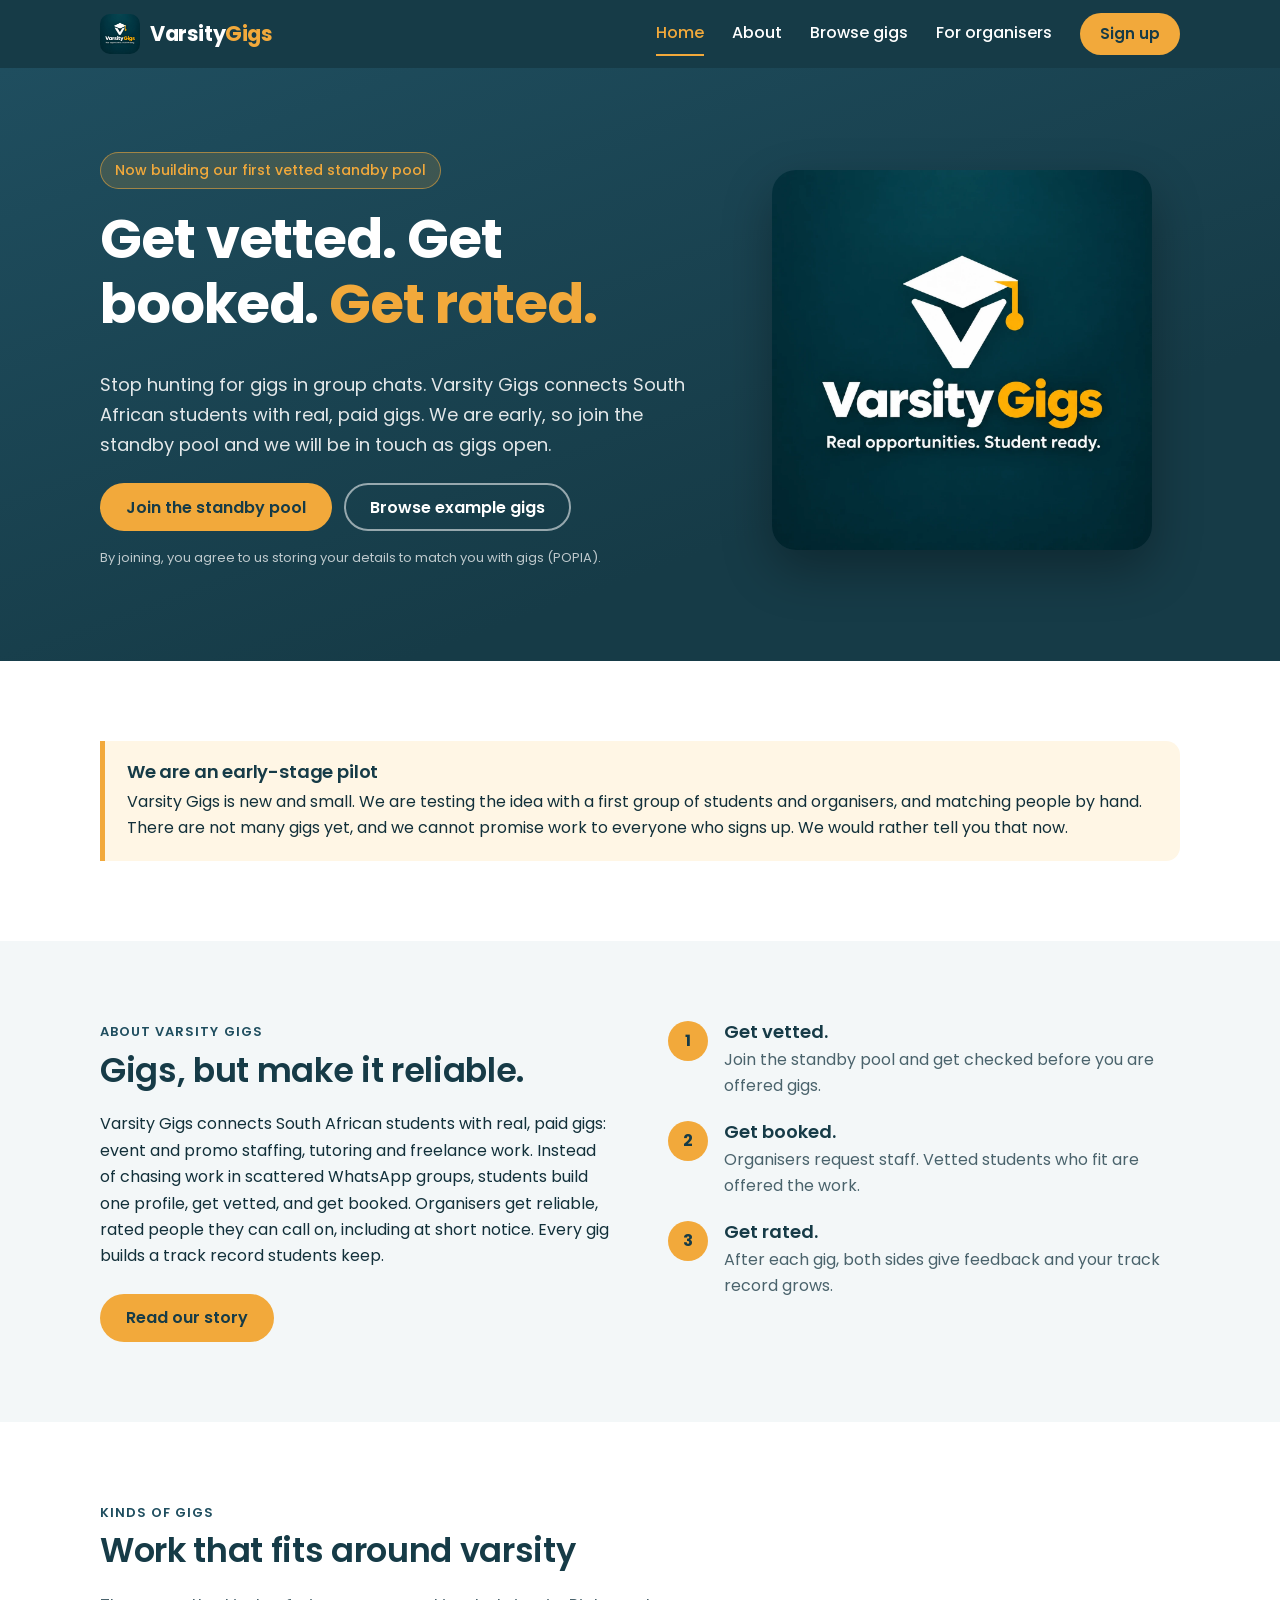
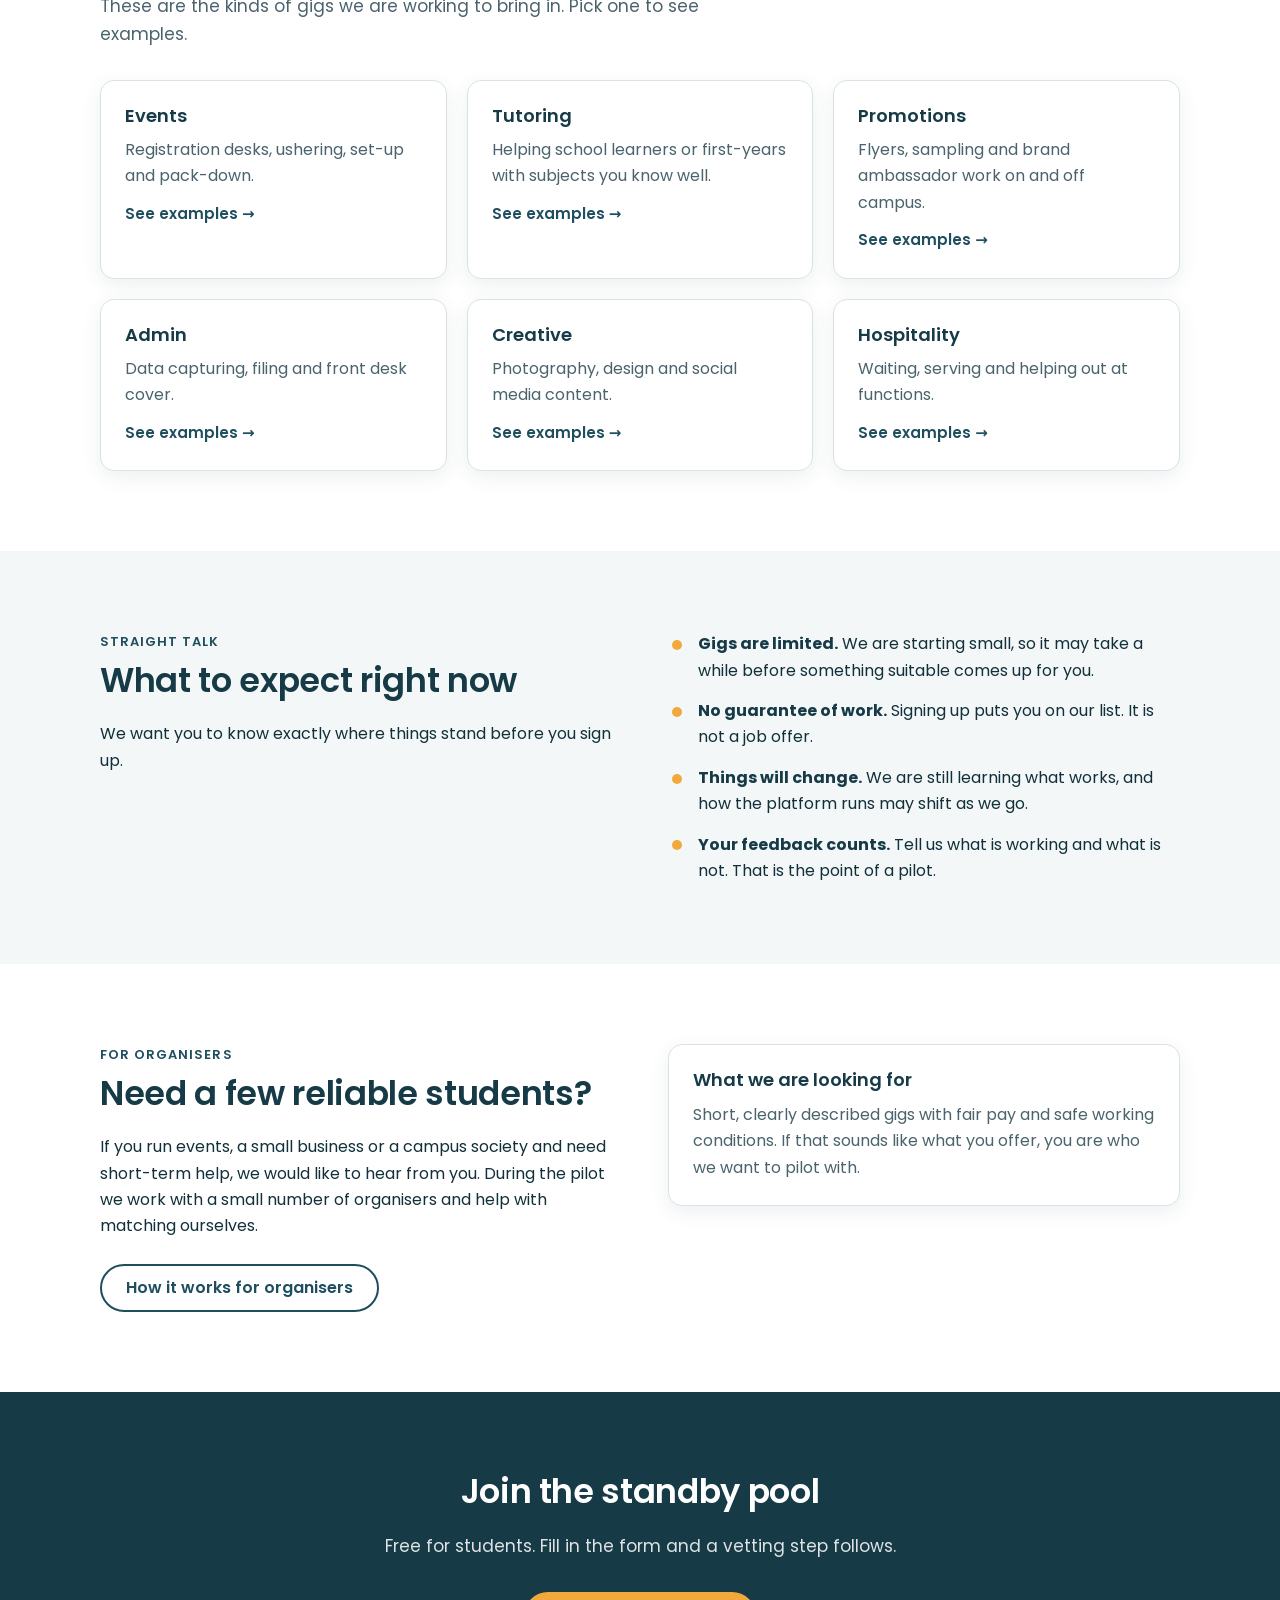
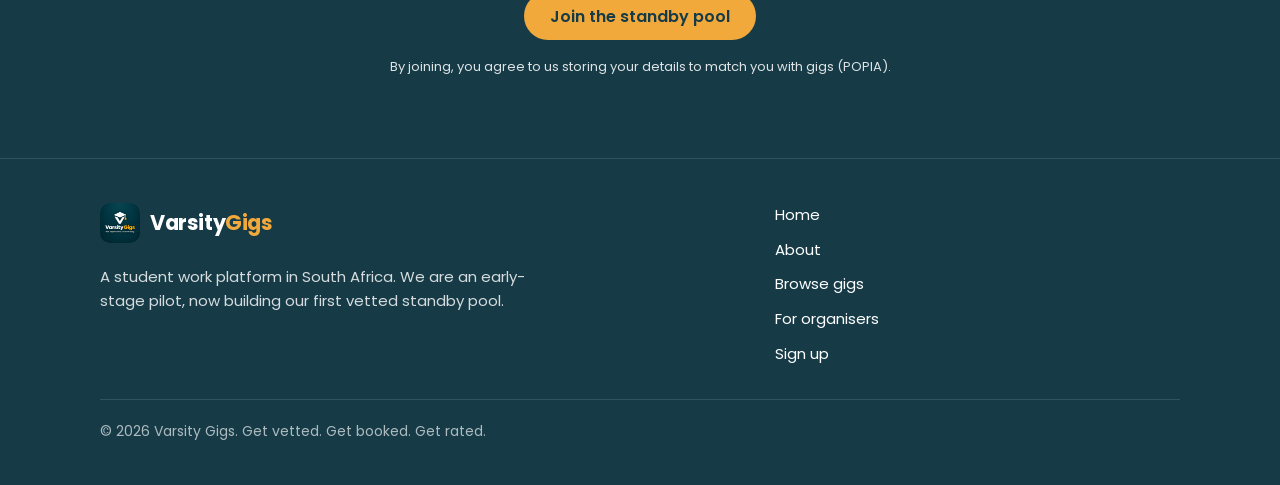
<file: index.html>
<!DOCTYPE html>
<html lang="en-ZA">
<head>
  <meta charset="utf-8">
  <meta name="viewport" content="width=device-width, initial-scale=1">
  <title>Varsity Gigs | Get vetted. Get booked. Get rated.</title>
  <meta name="description" content="Varsity Gigs is a South African student work platform: get vetted, get booked, get rated. We are an early-stage pilot, now building our first vetted standby pool.">
  <meta name="theme-color" content="#163B47">
  <meta property="og:title" content="Varsity Gigs">
  <meta property="og:description" content="Get vetted. Get booked. Get rated. An early-stage pilot for student work in South Africa.">
  <meta property="og:image" content="assets/logo-full.webp">
  <link rel="icon" type="image/png" href="assets/favicon.png">
  <link rel="preconnect" href="https://fonts.googleapis.com">
  <link rel="preconnect" href="https://fonts.gstatic.com" crossorigin>
  <link href="https://fonts.googleapis.com/css2?family=Poppins:wght@400;500;600;700&display=swap" rel="stylesheet">
  <link rel="stylesheet" href="css/styles.css">
</head>
<body>
  <a class="skip-link" href="#main">Skip to content</a>

  <header class="site-header">
    <div class="wrap header-inner">
      <a class="brand" href="index.html" aria-label="Varsity Gigs home">
        <img src="assets/logo-full.webp" alt="" width="40" height="40">
        <span>Varsity<span>Gigs</span></span>
      </a>
      <button class="nav-toggle" type="button" aria-expanded="false" aria-controls="site-nav">
        <span class="nav-toggle-bars" aria-hidden="true"></span>
        Menu
      </button>
      <nav class="site-nav" id="site-nav" aria-label="Main">
        <ul>
          <li><a href="index.html" aria-current="page">Home</a></li>
          <li><a href="about.html">About</a></li>
          <li><a href="gigs.html">Browse gigs</a></li>
          <li><a href="organisers.html">For organisers</a></li>
        </ul>
        <a class="btn btn-primary btn-small" href="https://tally.so/r/q54a08" target="_blank" rel="noopener">Sign up</a>
      </nav>
    </div>
  </header>

  <main id="main">
    <section class="hero">
      <div class="wrap hero-grid">
        <div>
          <span class="pill">Now building our first vetted standby pool</span>
          <h1>Get vetted. Get booked. <em>Get rated.</em></h1>
          <p class="lead">Stop hunting for gigs in group chats. Varsity Gigs connects South African students with real, paid gigs. We are early, so join the standby pool and we will be in touch as gigs open.</p>
          <div class="actions">
            <a class="btn btn-primary" href="https://tally.so/r/q54a08" target="_blank" rel="noopener">Join the standby pool</a>
            <a class="btn btn-ghost" href="gigs.html">Browse example gigs</a>
          </div>
          <p class="consent">By joining, you agree to us storing your details to match you with gigs (POPIA).</p>
        </div>
        <img class="hero-logo" src="assets/logo-full.webp" alt="Varsity Gigs logo: a graduation cap above the letter V, with the words Real opportunities. Student ready." width="1254" height="1254">
      </div>
    </section>

    <section class="section" aria-labelledby="pilot-heading">
      <div class="wrap">
        <div class="notice">
          <h2 id="pilot-heading">We are an early-stage pilot</h2>
          <p>Varsity Gigs is new and small. We are testing the idea with a first group of students and organisers, and matching people by hand. There are not many gigs yet, and we cannot promise work to everyone who signs up. We would rather tell you that now.</p>
        </div>
      </div>
    </section>

    <section class="section section-mist" aria-labelledby="about-heading">
      <div class="wrap split">
        <div>
          <span class="eyebrow">About Varsity Gigs</span>
          <h2 id="about-heading">Gigs, but make it reliable.</h2>
          <p>Varsity Gigs connects South African students with real, paid gigs: event and promo staffing, tutoring and freelance work. Instead of chasing work in scattered WhatsApp groups, students build one profile, get vetted, and get booked. Organisers get reliable, rated people they can call on, including at short notice. Every gig builds a track record students keep.</p>
          <div class="actions">
            <a class="btn btn-primary" href="about.html">Read our story</a>
          </div>
        </div>
        <ol class="steps">
          <li>
            <span class="step-num" aria-hidden="true">1</span>
            <div>
              <h3>Get vetted.</h3>
              <p>Join the standby pool and get checked before you are offered gigs.</p>
            </div>
          </li>
          <li>
            <span class="step-num" aria-hidden="true">2</span>
            <div>
              <h3>Get booked.</h3>
              <p>Organisers request staff. Vetted students who fit are offered the work.</p>
            </div>
          </li>
          <li>
            <span class="step-num" aria-hidden="true">3</span>
            <div>
              <h3>Get rated.</h3>
              <p>After each gig, both sides give feedback and your track record grows.</p>
            </div>
          </li>
        </ol>
      </div>
    </section>

    <section class="section" aria-labelledby="kinds-heading">
      <div class="wrap">
        <div class="section-head">
          <span class="eyebrow">Kinds of gigs</span>
          <h2 id="kinds-heading">Work that fits around varsity</h2>
          <p>These are the kinds of gigs we are working to bring in. Pick one to see examples.</p>
        </div>
        <div class="grid grid-3">
          <a class="card card-link" href="gigs.html?category=events">
            <h3>Events</h3>
            <p>Registration desks, ushering, set-up and pack-down.</p>
            <span class="more">See examples &rarr;</span>
          </a>
          <a class="card card-link" href="gigs.html?category=tutoring">
            <h3>Tutoring</h3>
            <p>Helping school learners or first-years with subjects you know well.</p>
            <span class="more">See examples &rarr;</span>
          </a>
          <a class="card card-link" href="gigs.html?category=promotions">
            <h3>Promotions</h3>
            <p>Flyers, sampling and brand ambassador work on and off campus.</p>
            <span class="more">See examples &rarr;</span>
          </a>
          <a class="card card-link" href="gigs.html?category=admin">
            <h3>Admin</h3>
            <p>Data capturing, filing and front desk cover.</p>
            <span class="more">See examples &rarr;</span>
          </a>
          <a class="card card-link" href="gigs.html?category=creative">
            <h3>Creative</h3>
            <p>Photography, design and social media content.</p>
            <span class="more">See examples &rarr;</span>
          </a>
          <a class="card card-link" href="gigs.html?category=hospitality">
            <h3>Hospitality</h3>
            <p>Waiting, serving and helping out at functions.</p>
            <span class="more">See examples &rarr;</span>
          </a>
        </div>
      </div>
    </section>

    <section class="section section-mist" aria-labelledby="expect-heading">
      <div class="wrap split">
        <div>
          <span class="eyebrow">Straight talk</span>
          <h2 id="expect-heading">What to expect right now</h2>
          <p>We want you to know exactly where things stand before you sign up.</p>
        </div>
        <ul class="plain-list">
          <li><strong>Gigs are limited.</strong> We are starting small, so it may take a while before something suitable comes up for you.</li>
          <li><strong>No guarantee of work.</strong> Signing up puts you on our list. It is not a job offer.</li>
          <li><strong>Things will change.</strong> We are still learning what works, and how the platform runs may shift as we go.</li>
          <li><strong>Your feedback counts.</strong> Tell us what is working and what is not. That is the point of a pilot.</li>
        </ul>
      </div>
    </section>

    <section class="section" aria-labelledby="org-heading">
      <div class="wrap split">
        <div>
          <span class="eyebrow">For organisers</span>
          <h2 id="org-heading">Need a few reliable students?</h2>
          <p>If you run events, a small business or a campus society and need short-term help, we would like to hear from you. During the pilot we work with a small number of organisers and help with matching ourselves.</p>
          <div class="actions">
            <a class="btn btn-outline" href="organisers.html">How it works for organisers</a>
          </div>
        </div>
        <div class="card">
          <h3>What we are looking for</h3>
          <p>Short, clearly described gigs with fair pay and safe working conditions. If that sounds like what you offer, you are who we want to pilot with.</p>
        </div>
      </div>
    </section>

    <section class="section section-dark cta" aria-labelledby="cta-heading">
      <div class="wrap">
        <div class="section-head">
          <h2 id="cta-heading">Join the standby pool</h2>
          <p>Free for students. Fill in the form and a vetting step follows.</p>
        </div>
        <div class="actions">
          <a class="btn btn-primary" href="https://tally.so/r/q54a08" target="_blank" rel="noopener">Join the standby pool</a>
        </div>
        <p class="consent">By joining, you agree to us storing your details to match you with gigs (POPIA).</p>
      </div>
    </section>
  </main>

  <footer class="site-footer has-rule">
    <div class="wrap">
      <div class="footer-grid">
        <div>
          <a class="brand" href="index.html" aria-label="Varsity Gigs home">
            <img src="assets/logo-full.webp" alt="" width="40" height="40">
            <span>Varsity<span>Gigs</span></span>
          </a>
          <p>A student work platform in South Africa. We are an early-stage pilot, now building our first vetted standby pool.</p>
        </div>
        <ul class="footer-links">
          <li><a href="index.html">Home</a></li>
          <li><a href="about.html">About</a></li>
          <li><a href="gigs.html">Browse gigs</a></li>
          <li><a href="organisers.html">For organisers</a></li>
          <li><a href="https://tally.so/r/q54a08" target="_blank" rel="noopener">Sign up</a></li>
        </ul>
      </div>
      <p class="footer-bottom">&copy; <span id="year">2026</span> Varsity Gigs. Get vetted. Get booked. Get rated.</p>
    </div>
  </footer>

  <script src="js/main.js"></script>
</body>
</html>
</file>
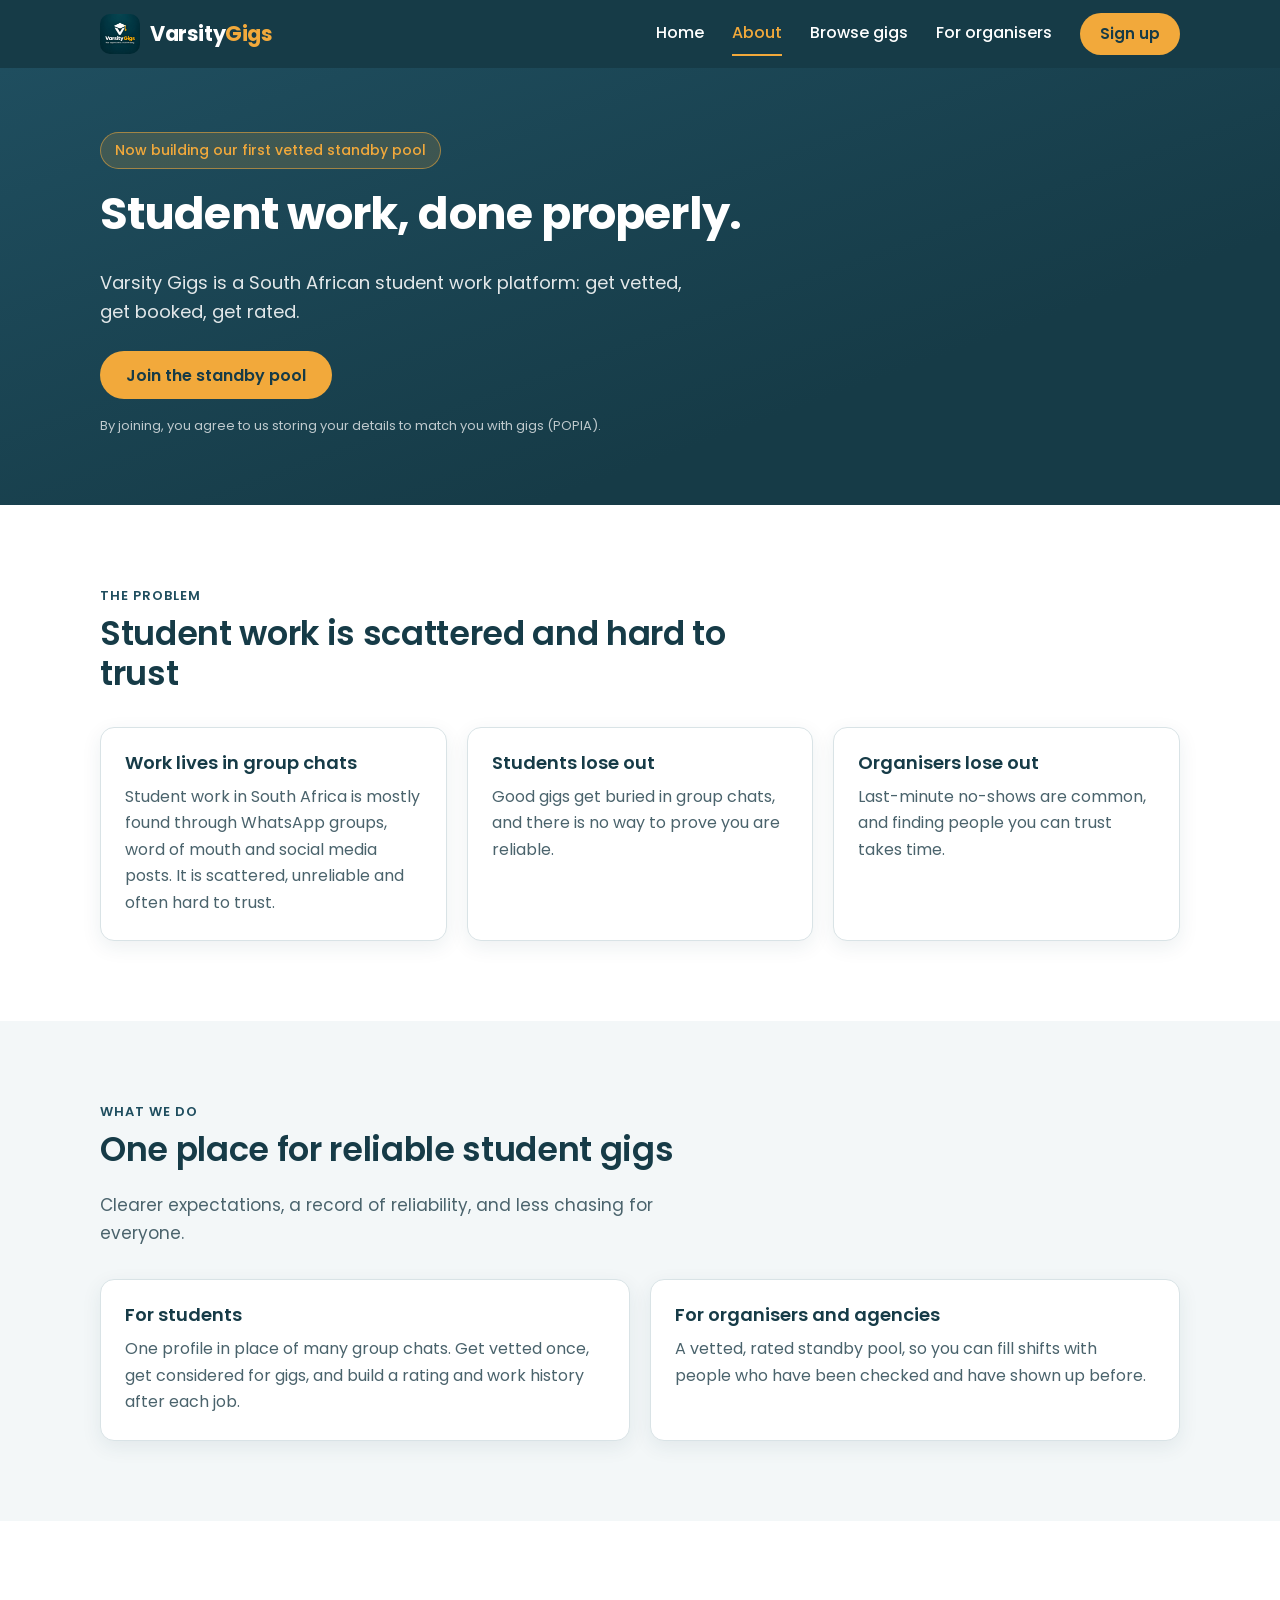
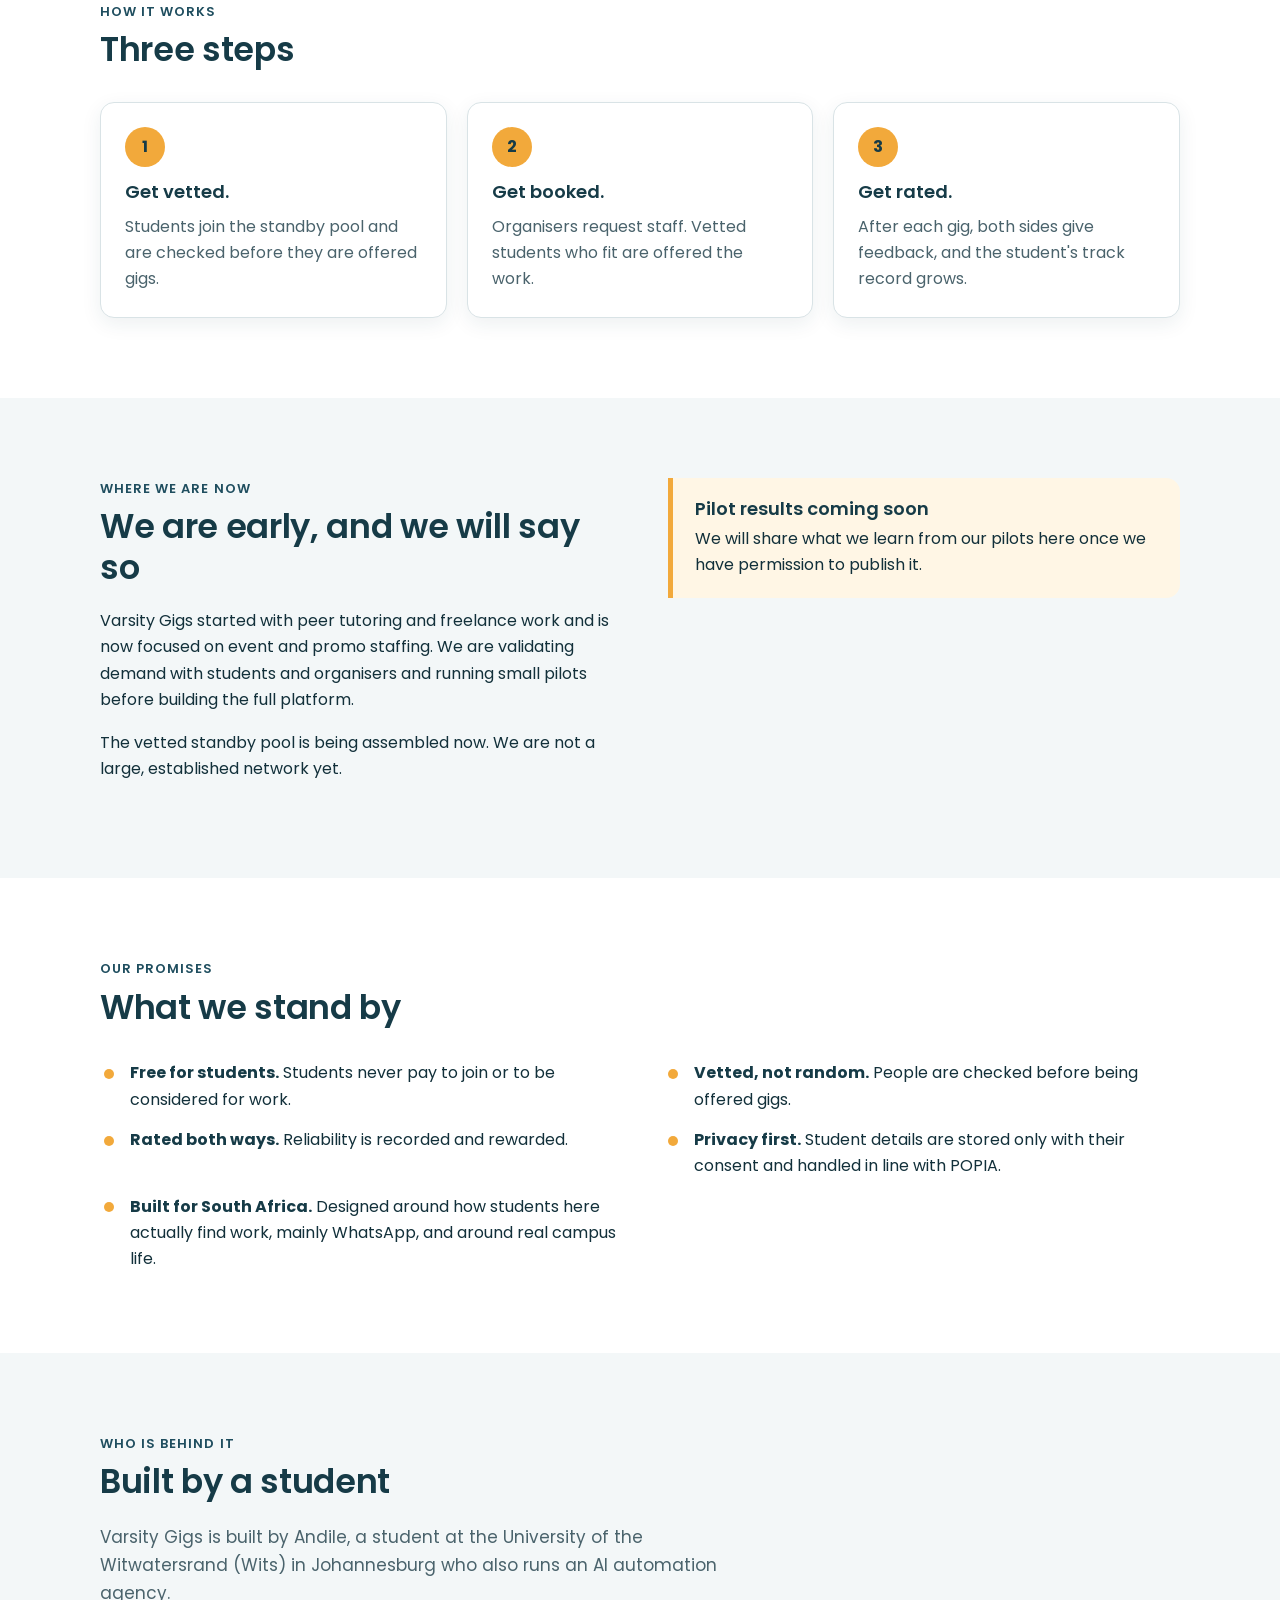
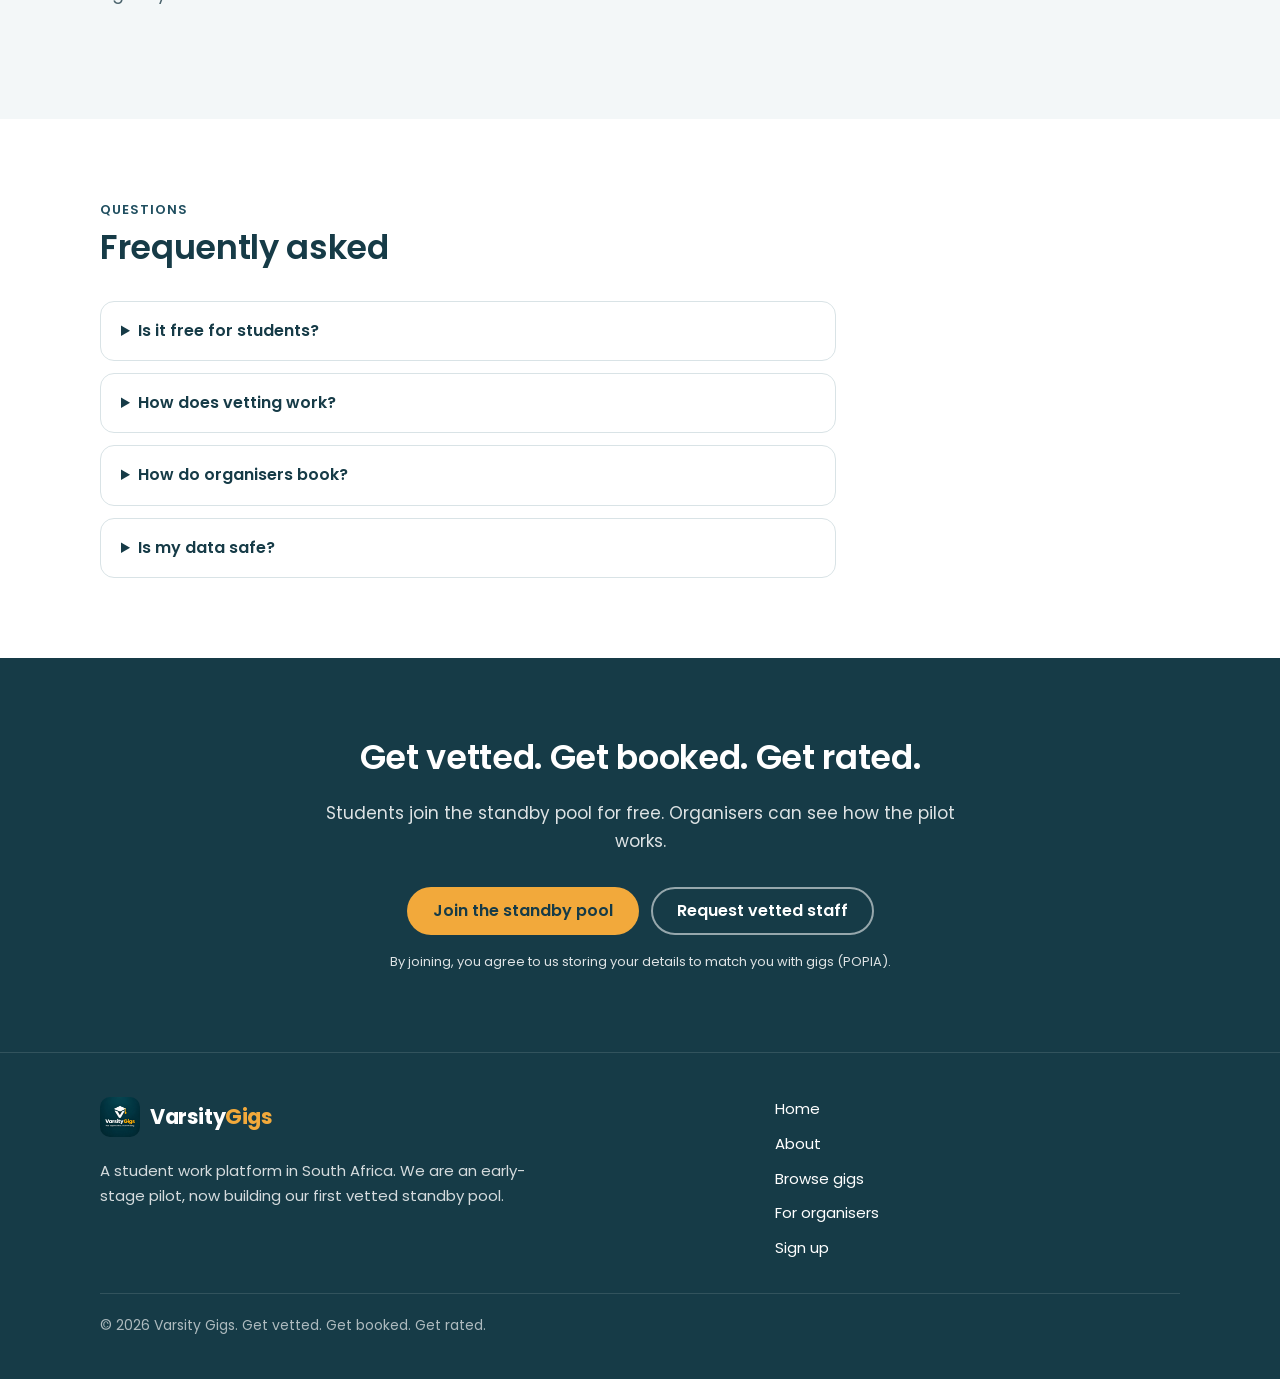
<file: about.html>
<!DOCTYPE html>
<html lang="en-ZA">
<head>
  <meta charset="utf-8">
  <meta name="viewport" content="width=device-width, initial-scale=1">
  <title>About Varsity Gigs | Vetted student gigs in South Africa</title>
  <meta name="description" content="Varsity Gigs connects South African students with vetted, rated gigs in events, promo staffing, tutoring and freelance work. Get vetted. Get booked. Get rated.">
  <meta name="theme-color" content="#163B47">
  <meta property="og:title" content="About Varsity Gigs">
  <meta property="og:description" content="Get vetted. Get booked. Get rated. A South African student work platform.">
  <meta property="og:image" content="assets/logo-full.webp">
  <link rel="icon" type="image/png" href="assets/favicon.png">
  <link rel="preconnect" href="https://fonts.googleapis.com">
  <link rel="preconnect" href="https://fonts.gstatic.com" crossorigin>
  <link href="https://fonts.googleapis.com/css2?family=Poppins:wght@400;500;600;700&display=swap" rel="stylesheet">
  <link rel="stylesheet" href="css/styles.css">
</head>
<body>
  <a class="skip-link" href="#main">Skip to content</a>

  <header class="site-header">
    <div class="wrap header-inner">
      <a class="brand" href="index.html" aria-label="Varsity Gigs home">
        <img src="assets/logo-full.webp" alt="" width="40" height="40">
        <span>Varsity<span>Gigs</span></span>
      </a>
      <button class="nav-toggle" type="button" aria-expanded="false" aria-controls="site-nav">
        <span class="nav-toggle-bars" aria-hidden="true"></span>
        Menu
      </button>
      <nav class="site-nav" id="site-nav" aria-label="Main">
        <ul>
          <li><a href="index.html">Home</a></li>
          <li><a href="about.html" aria-current="page">About</a></li>
          <li><a href="gigs.html">Browse gigs</a></li>
          <li><a href="organisers.html">For organisers</a></li>
        </ul>
        <a class="btn btn-primary btn-small" href="https://tally.so/r/q54a08" target="_blank" rel="noopener">Sign up</a>
      </nav>
    </div>
  </header>

  <main id="main">
    <section class="hero page-hero">
      <div class="wrap">
        <span class="pill">Now building our first vetted standby pool</span>
        <h1>Student work, done properly.</h1>
        <p class="lead">Varsity Gigs is a South African student work platform: get vetted, get booked, get rated.</p>
        <div class="actions">
          <a class="btn btn-primary" href="https://tally.so/r/q54a08" target="_blank" rel="noopener">Join the standby pool</a>
        </div>
        <p class="consent">By joining, you agree to us storing your details to match you with gigs (POPIA).</p>
      </div>
    </section>

    <section class="section" aria-labelledby="problem-heading">
      <div class="wrap">
        <div class="section-head">
          <span class="eyebrow">The problem</span>
          <h2 id="problem-heading">Student work is scattered and hard to trust</h2>
        </div>
        <div class="grid grid-3">
          <div class="card">
            <h3>Work lives in group chats</h3>
            <p>Student work in South Africa is mostly found through WhatsApp groups, word of mouth and social media posts. It is scattered, unreliable and often hard to trust.</p>
          </div>
          <div class="card">
            <h3>Students lose out</h3>
            <p>Good gigs get buried in group chats, and there is no way to prove you are reliable.</p>
          </div>
          <div class="card">
            <h3>Organisers lose out</h3>
            <p>Last-minute no-shows are common, and finding people you can trust takes time.</p>
          </div>
        </div>
      </div>
    </section>

    <section class="section section-mist" aria-labelledby="what-heading">
      <div class="wrap">
        <div class="section-head">
          <span class="eyebrow">What we do</span>
          <h2 id="what-heading">One place for reliable student gigs</h2>
          <p>Clearer expectations, a record of reliability, and less chasing for everyone.</p>
        </div>
        <div class="grid grid-2">
          <div class="card">
            <h3>For students</h3>
            <p>One profile in place of many group chats. Get vetted once, get considered for gigs, and build a rating and work history after each job.</p>
          </div>
          <div class="card">
            <h3>For organisers and agencies</h3>
            <p>A vetted, rated standby pool, so you can fill shifts with people who have been checked and have shown up before.</p>
          </div>
        </div>
      </div>
    </section>

    <section class="section" aria-labelledby="how-heading">
      <div class="wrap">
        <div class="section-head">
          <span class="eyebrow">How it works</span>
          <h2 id="how-heading">Three steps</h2>
        </div>
        <div class="grid grid-3">
          <div class="card">
            <span class="step-num" aria-hidden="true">1</span>
            <h3>Get vetted.</h3>
            <p>Students join the standby pool and are checked before they are offered gigs.</p>
          </div>
          <div class="card">
            <span class="step-num" aria-hidden="true">2</span>
            <h3>Get booked.</h3>
            <p>Organisers request staff. Vetted students who fit are offered the work.</p>
          </div>
          <div class="card">
            <span class="step-num" aria-hidden="true">3</span>
            <h3>Get rated.</h3>
            <p>After each gig, both sides give feedback, and the student's track record grows.</p>
          </div>
        </div>
      </div>
    </section>

    <section class="section section-mist" aria-labelledby="now-heading">
      <div class="wrap split">
        <div>
          <span class="eyebrow">Where we are now</span>
          <h2 id="now-heading">We are early, and we will say so</h2>
          <p>Varsity Gigs started with peer tutoring and freelance work and is now focused on event and promo staffing. We are validating demand with students and organisers and running small pilots before building the full platform.</p>
          <p>The vetted standby pool is being assembled now. We are not a large, established network yet.</p>
        </div>
        <div class="notice">
          <!-- PLACEHOLDER: social proof. Do not add stats, testimonials, brand or partner names
               until the founder supplies them with written permission (see ABOUT.md section 7). -->
          <h3>Pilot results coming soon</h3>
          <p>We will share what we learn from our pilots here once we have permission to publish it.</p>
        </div>
      </div>
    </section>

    <section class="section" aria-labelledby="promises-heading">
      <div class="wrap">
        <div class="section-head">
          <span class="eyebrow">Our promises</span>
          <h2 id="promises-heading">What we stand by</h2>
        </div>
        <ul class="plain-list promise-list">
          <li><strong>Free for students.</strong> Students never pay to join or to be considered for work.</li>
          <li><strong>Vetted, not random.</strong> People are checked before being offered gigs.</li>
          <li><strong>Rated both ways.</strong> Reliability is recorded and rewarded.</li>
          <li><strong>Privacy first.</strong> Student details are stored only with their consent and handled in line with POPIA.</li>
          <li><strong>Built for South Africa.</strong> Designed around how students here actually find work, mainly WhatsApp, and around real campus life.</li>
        </ul>
      </div>
    </section>

    <section class="section section-mist" aria-labelledby="founder-heading">
      <div class="wrap">
        <div class="section-head">
          <span class="eyebrow">Who is behind it</span>
          <h2 id="founder-heading">Built by a student</h2>
          <p>Varsity Gigs is built by Andile, a student at the University of the Witwatersrand (Wits) in Johannesburg who also runs an AI automation agency.</p>
          <!-- PLACEHOLDER: founder bio paragraph and photo. Add only when the founder provides them. -->
        </div>
      </div>
    </section>

    <section class="section" aria-labelledby="faq-heading">
      <div class="wrap">
        <div class="section-head">
          <span class="eyebrow">Questions</span>
          <h2 id="faq-heading">Frequently asked</h2>
        </div>
        <div class="faq">
          <details>
            <summary>Is it free for students?</summary>
            <p>Yes. Students never pay to join or to be considered for work.</p>
          </details>
          <details>
            <summary>How does vetting work?</summary>
            <p>You fill in the intake form to join the standby pool, and a vetting step follows. Students are checked before they are offered any gigs.</p>
          </details>
          <details>
            <summary>How do organisers book?</summary>
            <p>Organisers request staff, and vetted students who fit are offered the work. See <a href="organisers.html">For organisers</a> for how this runs during the pilot.</p>
          </details>
          <details>
            <summary>Is my data safe?</summary>
            <p>Your details are stored only with your consent and handled in line with POPIA. We use them to match you with gigs.</p>
          </details>
          <!-- PLACEHOLDER: "Which cities or campuses?" Add this question only once the founder
               confirms the cities and campuses served (see ABOUT.md section 13). -->
        </div>
      </div>
    </section>

    <section class="section section-dark cta" aria-labelledby="cta-heading">
      <div class="wrap">
        <div class="section-head">
          <h2 id="cta-heading">Get vetted. Get booked. Get rated.</h2>
          <p>Students join the standby pool for free. Organisers can see how the pilot works.</p>
        </div>
        <div class="actions">
          <a class="btn btn-primary" href="https://tally.so/r/q54a08" target="_blank" rel="noopener">Join the standby pool</a>
          <!-- PLACEHOLDER: organiser contact. Point this at the organiser email or form once the
               founder supplies one (see ABOUT.md section 10). Until then it links to the organisers page. -->
          <a class="btn btn-ghost" href="organisers.html">Request vetted staff</a>
        </div>
        <p class="consent">By joining, you agree to us storing your details to match you with gigs (POPIA).</p>
      </div>
    </section>
  </main>

  <footer class="site-footer has-rule">
    <div class="wrap">
      <div class="footer-grid">
        <div>
          <a class="brand" href="index.html" aria-label="Varsity Gigs home">
            <img src="assets/logo-full.webp" alt="" width="40" height="40">
            <span>Varsity<span>Gigs</span></span>
          </a>
          <p>A student work platform in South Africa. We are an early-stage pilot, now building our first vetted standby pool.</p>
        </div>
        <ul class="footer-links">
          <li><a href="index.html">Home</a></li>
          <li><a href="about.html">About</a></li>
          <li><a href="gigs.html">Browse gigs</a></li>
          <li><a href="organisers.html">For organisers</a></li>
          <li><a href="https://tally.so/r/q54a08" target="_blank" rel="noopener">Sign up</a></li>
        </ul>
      </div>
      <p class="footer-bottom">&copy; <span id="year">2026</span> Varsity Gigs. Get vetted. Get booked. Get rated.</p>
    </div>
  </footer>

  <script src="js/main.js"></script>
</body>
</html>
</file>
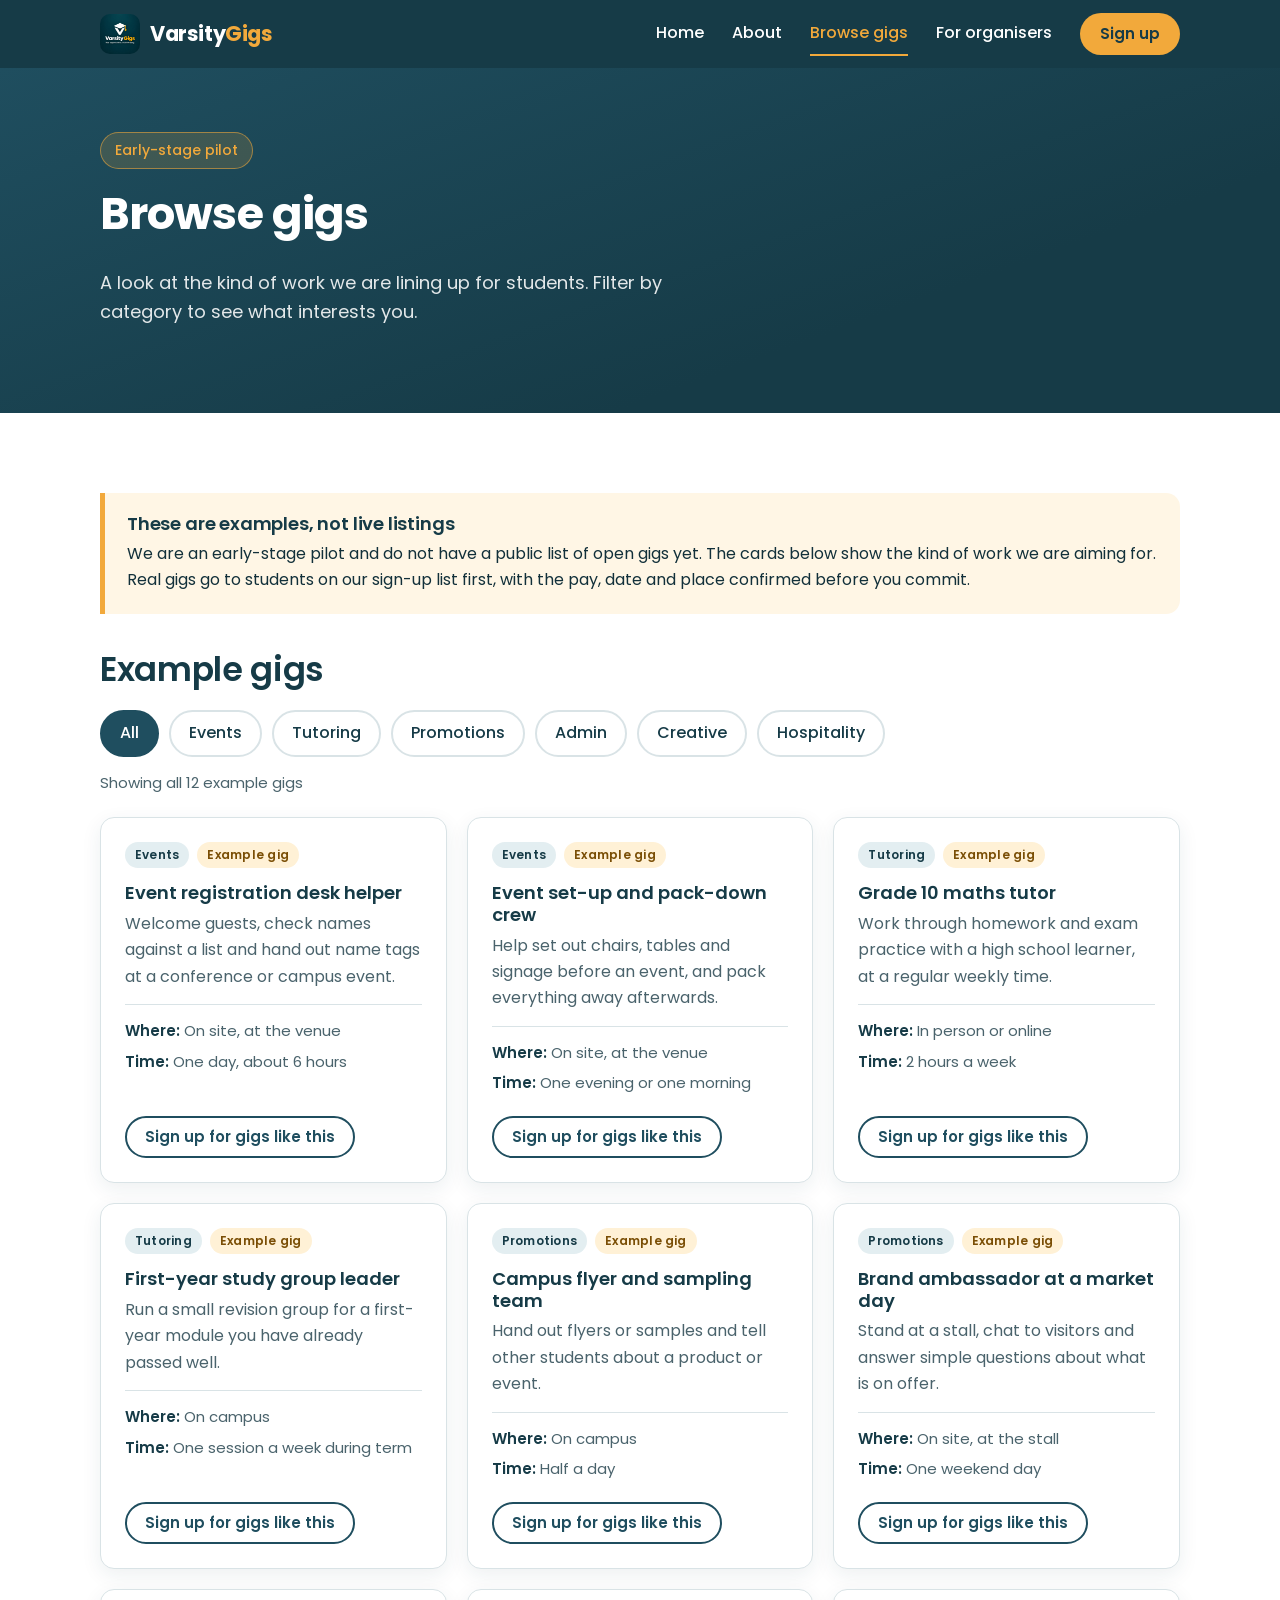
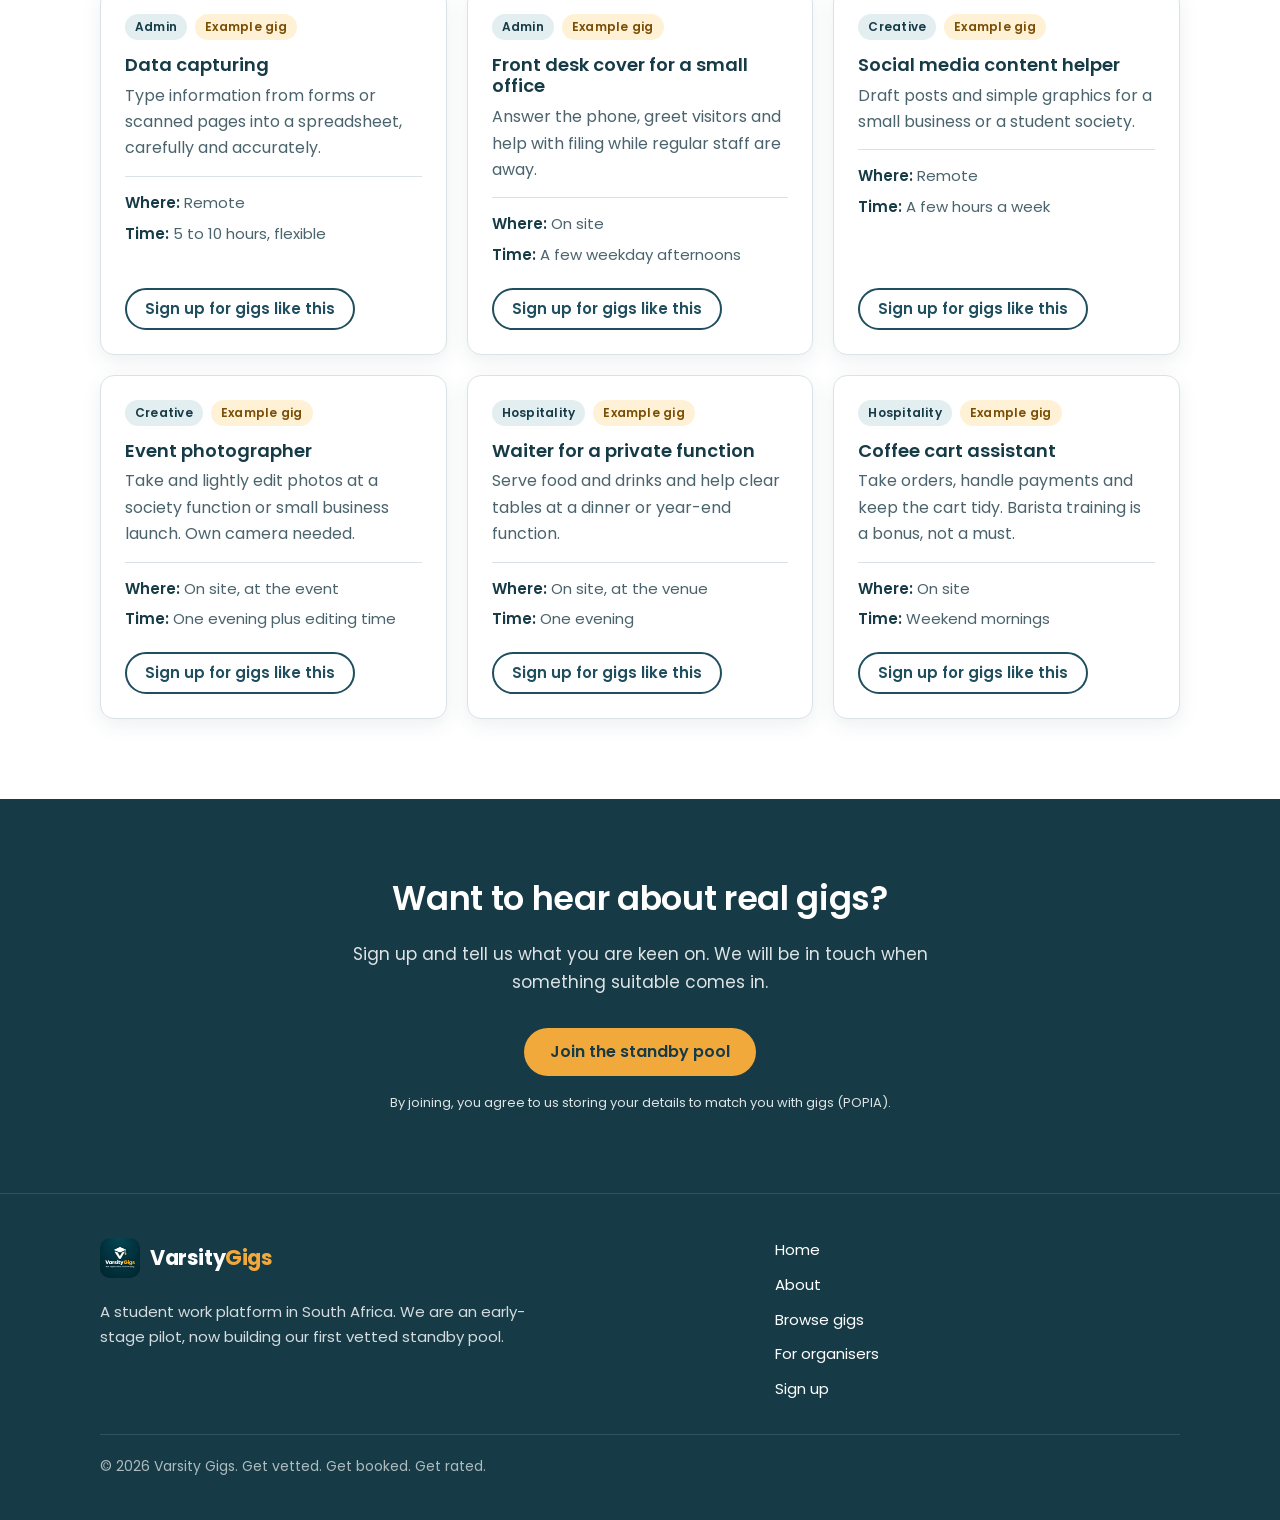
<file: gigs.html>
<!DOCTYPE html>
<html lang="en-ZA">
<head>
  <meta charset="utf-8">
  <meta name="viewport" content="width=device-width, initial-scale=1">
  <title>Browse gigs | Varsity Gigs</title>
  <meta name="description" content="See examples of the kind of student work Varsity Gigs is piloting in South Africa: events, tutoring, promotions, admin, creative and hospitality.">
  <meta name="theme-color" content="#163B47">
  <meta property="og:title" content="Browse gigs | Varsity Gigs">
  <meta property="og:description" content="Examples of the kind of student work we are piloting in South Africa.">
  <meta property="og:image" content="assets/logo-full.webp">
  <link rel="icon" type="image/png" href="assets/favicon.png">
  <link rel="preconnect" href="https://fonts.googleapis.com">
  <link rel="preconnect" href="https://fonts.gstatic.com" crossorigin>
  <link href="https://fonts.googleapis.com/css2?family=Poppins:wght@400;500;600;700&display=swap" rel="stylesheet">
  <link rel="stylesheet" href="css/styles.css">
</head>
<body>
  <a class="skip-link" href="#main">Skip to content</a>

  <header class="site-header">
    <div class="wrap header-inner">
      <a class="brand" href="index.html" aria-label="Varsity Gigs home">
        <img src="assets/logo-full.webp" alt="" width="40" height="40">
        <span>Varsity<span>Gigs</span></span>
      </a>
      <button class="nav-toggle" type="button" aria-expanded="false" aria-controls="site-nav">
        <span class="nav-toggle-bars" aria-hidden="true"></span>
        Menu
      </button>
      <nav class="site-nav" id="site-nav" aria-label="Main">
        <ul>
          <li><a href="index.html">Home</a></li>
          <li><a href="about.html">About</a></li>
          <li><a href="gigs.html" aria-current="page">Browse gigs</a></li>
          <li><a href="organisers.html">For organisers</a></li>
        </ul>
        <a class="btn btn-primary btn-small" href="https://tally.so/r/q54a08" target="_blank" rel="noopener">Sign up</a>
      </nav>
    </div>
  </header>

  <main id="main">
    <section class="hero page-hero">
      <div class="wrap">
        <span class="pill">Early-stage pilot</span>
        <h1>Browse gigs</h1>
        <p class="lead">A look at the kind of work we are lining up for students. Filter by category to see what interests you.</p>
      </div>
    </section>

    <section class="section" aria-labelledby="gigs-heading">
      <div class="wrap">
        <div class="notice" style="margin-bottom: 36px;">
          <h2>These are examples, not live listings</h2>
          <p>We are an early-stage pilot and do not have a public list of open gigs yet. The cards below show the kind of work we are aiming for. Real gigs go to students on our sign-up list first, with the pay, date and place confirmed before you commit.</p>
        </div>

        <h2 id="gigs-heading">Example gigs</h2>
        <div class="filters" id="gig-filters" role="group" aria-label="Filter gigs by category"></div>
        <p class="result-count" id="gig-count" aria-live="polite"></p>
        <div class="grid grid-3" id="gig-list"></div>
        <noscript>
          <p class="empty-state">Turn on JavaScript to see and filter the example gigs. You can still <a href="https://tally.so/r/q54a08">sign up for the pilot</a>.</p>
        </noscript>
      </div>
    </section>

    <section class="section section-dark cta" aria-labelledby="cta-heading">
      <div class="wrap">
        <div class="section-head">
          <h2 id="cta-heading">Want to hear about real gigs?</h2>
          <p>Sign up and tell us what you are keen on. We will be in touch when something suitable comes in.</p>
        </div>
        <div class="actions">
          <a class="btn btn-primary" href="https://tally.so/r/q54a08" target="_blank" rel="noopener">Join the standby pool</a>
        </div>
        <p class="consent">By joining, you agree to us storing your details to match you with gigs (POPIA).</p>
      </div>
    </section>
  </main>

  <footer class="site-footer has-rule">
    <div class="wrap">
      <div class="footer-grid">
        <div>
          <a class="brand" href="index.html" aria-label="Varsity Gigs home">
            <img src="assets/logo-full.webp" alt="" width="40" height="40">
            <span>Varsity<span>Gigs</span></span>
          </a>
          <p>A student work platform in South Africa. We are an early-stage pilot, now building our first vetted standby pool.</p>
        </div>
        <ul class="footer-links">
          <li><a href="index.html">Home</a></li>
          <li><a href="about.html">About</a></li>
          <li><a href="gigs.html">Browse gigs</a></li>
          <li><a href="organisers.html">For organisers</a></li>
          <li><a href="https://tally.so/r/q54a08" target="_blank" rel="noopener">Sign up</a></li>
        </ul>
      </div>
      <p class="footer-bottom">&copy; <span id="year">2026</span> Varsity Gigs. Get vetted. Get booked. Get rated.</p>
    </div>
  </footer>

  <script src="js/main.js"></script>
  <script src="js/gigs.js"></script>
</body>
</html>
</file>
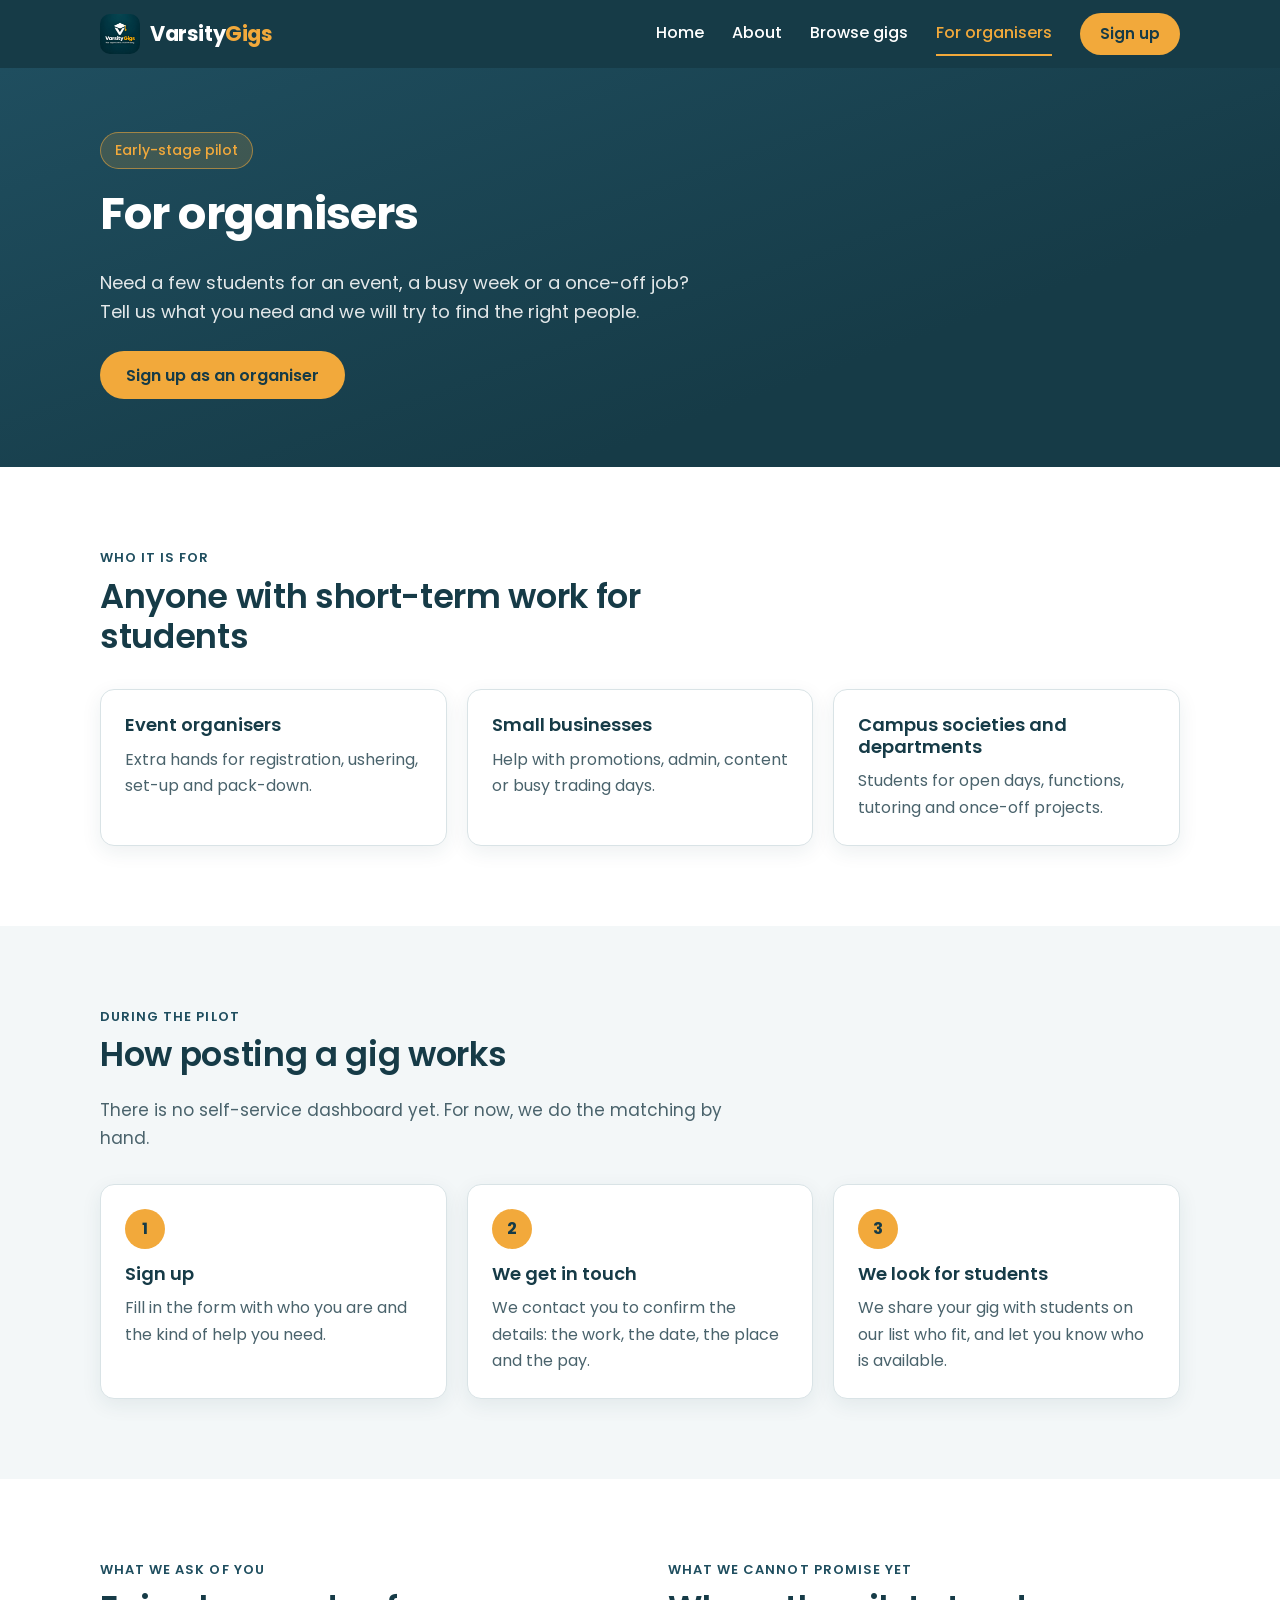
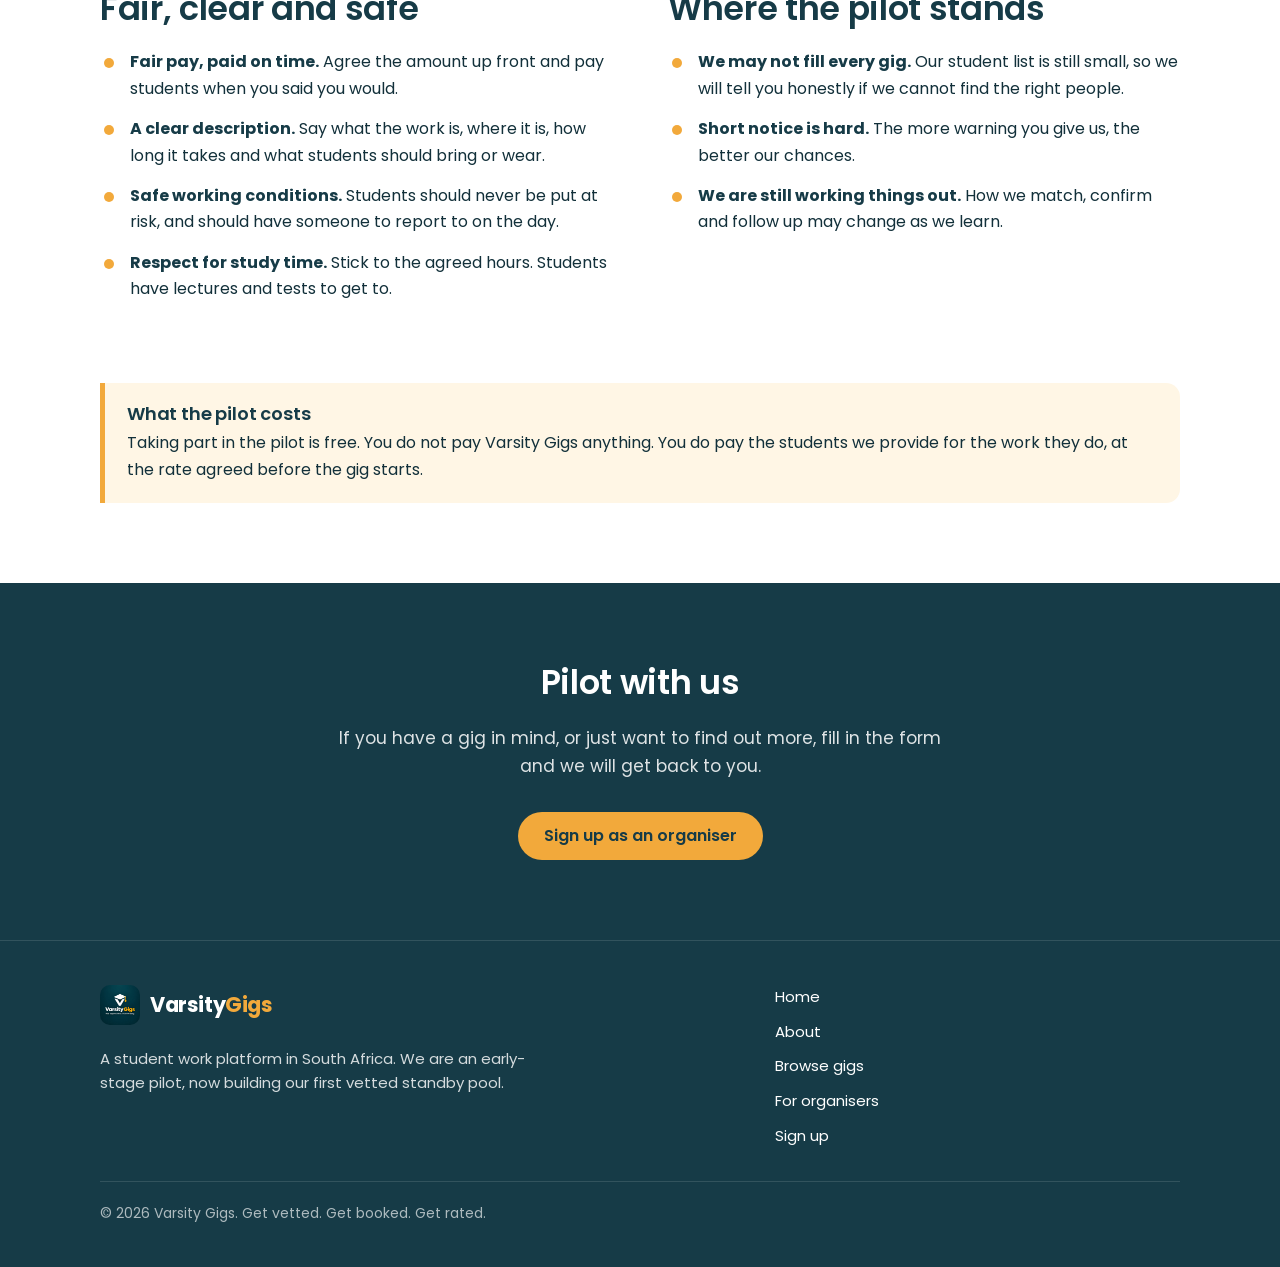
<file: organisers.html>
<!DOCTYPE html>
<html lang="en-ZA">
<head>
  <meta charset="utf-8">
  <meta name="viewport" content="width=device-width, initial-scale=1">
  <title>For organisers | Varsity Gigs</title>
  <meta name="description" content="Need short-term help from students? Varsity Gigs is an early-stage pilot in South Africa working with a small number of organisers.">
  <meta name="theme-color" content="#163B47">
  <meta property="og:title" content="For organisers | Varsity Gigs">
  <meta property="og:description" content="Find student help for short-term work. We are an early-stage pilot in South Africa.">
  <meta property="og:image" content="assets/logo-full.webp">
  <link rel="icon" type="image/png" href="assets/favicon.png">
  <link rel="preconnect" href="https://fonts.googleapis.com">
  <link rel="preconnect" href="https://fonts.gstatic.com" crossorigin>
  <link href="https://fonts.googleapis.com/css2?family=Poppins:wght@400;500;600;700&display=swap" rel="stylesheet">
  <link rel="stylesheet" href="css/styles.css">
</head>
<body>
  <a class="skip-link" href="#main">Skip to content</a>

  <header class="site-header">
    <div class="wrap header-inner">
      <a class="brand" href="index.html" aria-label="Varsity Gigs home">
        <img src="assets/logo-full.webp" alt="" width="40" height="40">
        <span>Varsity<span>Gigs</span></span>
      </a>
      <button class="nav-toggle" type="button" aria-expanded="false" aria-controls="site-nav">
        <span class="nav-toggle-bars" aria-hidden="true"></span>
        Menu
      </button>
      <nav class="site-nav" id="site-nav" aria-label="Main">
        <ul>
          <li><a href="index.html">Home</a></li>
          <li><a href="about.html">About</a></li>
          <li><a href="gigs.html">Browse gigs</a></li>
          <li><a href="organisers.html" aria-current="page">For organisers</a></li>
        </ul>
        <a class="btn btn-primary btn-small" href="https://tally.so/r/q54a08" target="_blank" rel="noopener">Sign up</a>
      </nav>
    </div>
  </header>

  <main id="main">
    <section class="hero page-hero">
      <div class="wrap">
        <span class="pill">Early-stage pilot</span>
        <h1>For organisers</h1>
        <p class="lead">Need a few students for an event, a busy week or a once-off job? Tell us what you need and we will try to find the right people.</p>
        <div class="actions">
          <a class="btn btn-primary" href="https://tally.so/r/q54a08" target="_blank" rel="noopener">Sign up as an organiser</a>
        </div>
      </div>
    </section>

    <section class="section" aria-labelledby="who-heading">
      <div class="wrap">
        <div class="section-head">
          <span class="eyebrow">Who it is for</span>
          <h2 id="who-heading">Anyone with short-term work for students</h2>
        </div>
        <div class="grid grid-3">
          <div class="card">
            <h3>Event organisers</h3>
            <p>Extra hands for registration, ushering, set-up and pack-down.</p>
          </div>
          <div class="card">
            <h3>Small businesses</h3>
            <p>Help with promotions, admin, content or busy trading days.</p>
          </div>
          <div class="card">
            <h3>Campus societies and departments</h3>
            <p>Students for open days, functions, tutoring and once-off projects.</p>
          </div>
        </div>
      </div>
    </section>

    <section class="section section-mist" aria-labelledby="how-heading">
      <div class="wrap">
        <div class="section-head">
          <span class="eyebrow">During the pilot</span>
          <h2 id="how-heading">How posting a gig works</h2>
          <p>There is no self-service dashboard yet. For now, we do the matching by hand.</p>
        </div>
        <div class="grid grid-3">
          <div class="card">
            <span class="step-num" aria-hidden="true">1</span>
            <h3>Sign up</h3>
            <p>Fill in the form with who you are and the kind of help you need.</p>
          </div>
          <div class="card">
            <span class="step-num" aria-hidden="true">2</span>
            <h3>We get in touch</h3>
            <p>We contact you to confirm the details: the work, the date, the place and the pay.</p>
          </div>
          <div class="card">
            <span class="step-num" aria-hidden="true">3</span>
            <h3>We look for students</h3>
            <p>We share your gig with students on our list who fit, and let you know who is available.</p>
          </div>
        </div>
      </div>
    </section>

    <section class="section" aria-labelledby="ask-heading">
      <div class="wrap split">
        <div>
          <span class="eyebrow">What we ask of you</span>
          <h2 id="ask-heading">Fair, clear and safe</h2>
          <ul class="plain-list">
            <li><strong>Fair pay, paid on time.</strong> Agree the amount up front and pay students when you said you would.</li>
            <li><strong>A clear description.</strong> Say what the work is, where it is, how long it takes and what students should bring or wear.</li>
            <li><strong>Safe working conditions.</strong> Students should never be put at risk, and should have someone to report to on the day.</li>
            <li><strong>Respect for study time.</strong> Stick to the agreed hours. Students have lectures and tests to get to.</li>
          </ul>
        </div>
        <div>
          <span class="eyebrow">What we cannot promise yet</span>
          <h2>Where the pilot stands</h2>
          <ul class="plain-list">
            <li><strong>We may not fill every gig.</strong> Our student list is still small, so we will tell you honestly if we cannot find the right people.</li>
            <li><strong>Short notice is hard.</strong> The more warning you give us, the better our chances.</li>
            <li><strong>We are still working things out.</strong> How we match, confirm and follow up may change as we learn.</li>
          </ul>
        </div>
      </div>
    </section>

    <section class="section" style="padding-top: 0;" aria-labelledby="cost-heading">
      <div class="wrap">
        <div class="notice">
          <h2 id="cost-heading">What the pilot costs</h2>
          <p>Taking part in the pilot is free. You do not pay Varsity Gigs anything. You do pay the students we provide for the work they do, at the rate agreed before the gig starts.</p>
        </div>
      </div>
    </section>

    <section class="section section-dark cta" aria-labelledby="cta-heading">
      <div class="wrap">
        <div class="section-head">
          <h2 id="cta-heading">Pilot with us</h2>
          <p>If you have a gig in mind, or just want to find out more, fill in the form and we will get back to you.</p>
        </div>
        <div class="actions">
          <a class="btn btn-primary" href="https://tally.so/r/q54a08" target="_blank" rel="noopener">Sign up as an organiser</a>
        </div>
      </div>
    </section>
  </main>

  <footer class="site-footer has-rule">
    <div class="wrap">
      <div class="footer-grid">
        <div>
          <a class="brand" href="index.html" aria-label="Varsity Gigs home">
            <img src="assets/logo-full.webp" alt="" width="40" height="40">
            <span>Varsity<span>Gigs</span></span>
          </a>
          <p>A student work platform in South Africa. We are an early-stage pilot, now building our first vetted standby pool.</p>
        </div>
        <ul class="footer-links">
          <li><a href="index.html">Home</a></li>
          <li><a href="about.html">About</a></li>
          <li><a href="gigs.html">Browse gigs</a></li>
          <li><a href="organisers.html">For organisers</a></li>
          <li><a href="https://tally.so/r/q54a08" target="_blank" rel="noopener">Sign up</a></li>
        </ul>
      </div>
      <p class="footer-bottom">&copy; <span id="year">2026</span> Varsity Gigs. Get vetted. Get booked. Get rated.</p>
    </div>
  </footer>

  <script src="js/main.js"></script>
</body>
</html>
</file>
<file: css/styles.css>
/* Varsity Gigs — shared styles */

:root {
  --teal: #1F4E5F;
  --teal-dark: #163B47;
  --amber: #F2A93B;
  --amber-dark: #E0962A;
  --white: #ffffff;
  --mist: #F3F7F8;
  --line: #D9E3E6;
  --ink: #12303A;
  --ink-soft: #4A636C;
  --radius: 14px;
  --wrap: 1120px;
  --shadow: 0 6px 20px rgba(22, 59, 71, 0.08);
}

*,
*::before,
*::after { box-sizing: border-box; }

html { scroll-behavior: smooth; }

body {
  margin: 0;
  font-family: "Poppins", system-ui, -apple-system, "Segoe UI", Roboto, sans-serif;
  font-size: 1rem;
  line-height: 1.65;
  color: var(--ink);
  background: var(--white);
  -webkit-font-smoothing: antialiased;
}

img, svg { max-width: 100%; height: auto; display: block; }

h1, h2, h3 { line-height: 1.2; margin: 0 0 0.6em; color: var(--teal-dark); }
h1 { font-size: clamp(2rem, 5.5vw, 3.4rem); font-weight: 700; letter-spacing: -0.02em; }
h2 { font-size: clamp(1.5rem, 3.5vw, 2.1rem); font-weight: 600; letter-spacing: -0.01em; }
h3 { font-size: 1.125rem; font-weight: 600; }
p { margin: 0 0 1em; }
a { color: var(--teal); }

:focus-visible {
  outline: 3px solid var(--amber);
  outline-offset: 3px;
  border-radius: 4px;
}

.wrap {
  width: 100%;
  max-width: var(--wrap);
  margin: 0 auto;
  padding: 0 20px;
}

.skip-link {
  position: absolute;
  left: 12px;
  top: -60px;
  z-index: 100;
  background: var(--amber);
  color: var(--teal-dark);
  font-weight: 600;
  padding: 10px 16px;
  border-radius: 8px;
  text-decoration: none;
}
.skip-link:focus { top: 12px; }

/* Buttons */

.btn {
  display: inline-flex;
  align-items: center;
  justify-content: center;
  gap: 8px;
  min-height: 48px;
  padding: 12px 24px;
  border: 2px solid transparent;
  border-radius: 999px;
  font: inherit;
  font-weight: 600;
  line-height: 1.2;
  text-decoration: none;
  text-align: center;
  cursor: pointer;
  transition: background-color 0.15s ease, color 0.15s ease, border-color 0.15s ease, transform 0.15s ease;
}
.btn:hover { transform: translateY(-1px); }

.btn-primary { background: var(--amber); color: var(--teal-dark); }
.btn-primary:hover { background: var(--amber-dark); }

.btn-ghost { border-color: rgba(255, 255, 255, 0.55); color: var(--white); }
.btn-ghost:hover { border-color: var(--white); background: rgba(255, 255, 255, 0.08); }

.btn-outline { border-color: var(--teal); color: var(--teal); background: transparent; }
.btn-outline:hover { background: var(--teal); color: var(--white); }

.btn-small { min-height: 42px; padding: 8px 18px; font-size: 0.9375rem; }

/* Header */

.site-header {
  position: sticky;
  top: 0;
  z-index: 50;
  background: var(--teal-dark);
  color: var(--white);
}

.header-inner {
  display: flex;
  align-items: center;
  justify-content: space-between;
  gap: 16px;
  min-height: 68px;
}

.brand {
  display: inline-flex;
  align-items: center;
  gap: 10px;
  color: var(--white);
  text-decoration: none;
  font-weight: 700;
  font-size: 1.3rem;
  letter-spacing: -0.02em;
}
.brand img { width: 40px; height: 40px; border-radius: 10px; }
.brand span span { color: var(--amber); }

.nav-toggle {
  display: inline-flex;
  align-items: center;
  gap: 8px;
  min-height: 44px;
  padding: 8px 14px;
  background: transparent;
  border: 2px solid rgba(255, 255, 255, 0.4);
  border-radius: 999px;
  color: var(--white);
  font: inherit;
  font-weight: 500;
  cursor: pointer;
}
.nav-toggle-bars,
.nav-toggle-bars::before,
.nav-toggle-bars::after {
  display: block;
  width: 18px;
  height: 2px;
  background: currentColor;
  border-radius: 2px;
}
.nav-toggle-bars { position: relative; }
.nav-toggle-bars::before,
.nav-toggle-bars::after { content: ""; position: absolute; left: 0; }
.nav-toggle-bars::before { top: -6px; }
.nav-toggle-bars::after { top: 6px; }

.site-nav {
  display: none;
  position: absolute;
  left: 0;
  right: 0;
  top: 100%;
  background: var(--teal-dark);
  border-top: 1px solid rgba(255, 255, 255, 0.12);
  padding: 12px 20px 24px;
  box-shadow: 0 16px 24px rgba(0, 0, 0, 0.18);
}
.site-nav.is-open { display: block; }

.site-nav ul {
  list-style: none;
  margin: 0 0 16px;
  padding: 0;
}
.site-nav li a {
  display: block;
  padding: 12px 4px;
  color: var(--white);
  text-decoration: none;
  font-weight: 500;
  border-bottom: 1px solid rgba(255, 255, 255, 0.1);
}
.site-nav li a[aria-current="page"] { color: var(--amber); }
.site-nav .btn { width: 100%; }

@media (min-width: 860px) {
  .nav-toggle { display: none; }
  .site-nav {
    display: flex;
    align-items: center;
    gap: 28px;
    position: static;
    padding: 0;
    border: 0;
    box-shadow: none;
    background: none;
  }
  .site-nav ul { display: flex; gap: 28px; margin: 0; }
  .site-nav li a {
    padding: 8px 0;
    border-bottom: 2px solid transparent;
  }
  .site-nav li a:hover { border-bottom-color: rgba(255, 255, 255, 0.5); }
  .site-nav li a[aria-current="page"] { border-bottom-color: var(--amber); }
  .site-nav .btn { width: auto; }
}

/* Hero */

.hero {
  background: linear-gradient(160deg, var(--teal) 0%, var(--teal-dark) 70%);
  color: var(--white);
  padding: 56px 0 64px;
}
.hero h1 { color: var(--white); }
.hero h1 em { font-style: normal; color: var(--amber); }
.hero .lead { font-size: 1.125rem; color: rgba(255, 255, 255, 0.88); max-width: 34em; }

.hero-grid { display: grid; gap: 36px; align-items: center; }
.hero-logo {
  width: min(100%, 380px);
  margin: 0 auto;
  border-radius: 24px;
  box-shadow: 0 20px 50px rgba(0, 0, 0, 0.3);
}

.pill {
  display: inline-block;
  margin-bottom: 18px;
  padding: 6px 14px;
  border-radius: 999px;
  background: rgba(242, 169, 59, 0.16);
  border: 1px solid rgba(242, 169, 59, 0.55);
  color: var(--amber);
  font-size: 0.875rem;
  font-weight: 500;
}

.actions { display: flex; flex-wrap: wrap; gap: 12px; margin-top: 24px; }

.page-hero { padding: 48px 0 52px; }
.page-hero h1 { font-size: clamp(1.9rem, 5vw, 2.8rem); }

@media (min-width: 860px) {
  .hero { padding: 84px 0 92px; }
  .hero-grid { grid-template-columns: 1.15fr 0.85fr; gap: 56px; }
  .page-hero { padding: 64px 0 68px; }
}

/* Sections */

.section { padding: 56px 0; }
.section-mist { background: var(--mist); }
.section-dark { background: var(--teal-dark); color: var(--white); }
.section-dark h2 { color: var(--white); }
.section-dark p { color: rgba(255, 255, 255, 0.86); }

.section-head { max-width: 40em; margin-bottom: 32px; }
.section-head p { color: var(--ink-soft); font-size: 1.0625rem; }
.eyebrow {
  display: block;
  margin-bottom: 8px;
  color: var(--teal);
  font-size: 0.8125rem;
  font-weight: 600;
  letter-spacing: 0.08em;
  text-transform: uppercase;
}
.section-dark .eyebrow { color: var(--amber); }

@media (min-width: 860px) {
  .section { padding: 80px 0; }
}

.grid { display: grid; gap: 20px; }
@media (min-width: 640px) {
  .grid-2, .grid-3 { grid-template-columns: repeat(2, 1fr); }
}
@media (min-width: 960px) {
  .grid-3 { grid-template-columns: repeat(3, 1fr); }
}

.card {
  background: var(--white);
  border: 1px solid var(--line);
  border-radius: var(--radius);
  padding: 24px;
  box-shadow: var(--shadow);
}
.card p { color: var(--ink-soft); margin-bottom: 0; }

.step-num {
  display: inline-flex;
  align-items: center;
  justify-content: center;
  width: 40px;
  height: 40px;
  margin-bottom: 14px;
  border-radius: 50%;
  background: var(--amber);
  color: var(--teal-dark);
  font-weight: 700;
}

a.card-link {
  display: block;
  color: inherit;
  text-decoration: none;
  transition: border-color 0.15s ease, transform 0.15s ease;
}
a.card-link:hover { border-color: var(--teal); transform: translateY(-2px); }
a.card-link .more { display: inline-block; margin-top: 12px; color: var(--teal); font-weight: 600; font-size: 0.9375rem; }

/* Pilot notice */

.notice {
  border-left: 5px solid var(--amber);
  background: #FFF6E5;
  border-radius: 0 var(--radius) var(--radius) 0;
  padding: 20px 22px;
}
.notice h2, .notice h3 { font-size: 1.125rem; margin-bottom: 0.35em; }
.notice p { margin: 0; color: var(--ink); }

.plain-list { list-style: none; margin: 0; padding: 0; display: grid; gap: 14px; }
.plain-list li {
  position: relative;
  padding-left: 30px;
}
.plain-list li::before {
  content: "";
  position: absolute;
  left: 4px;
  top: 0.55em;
  width: 10px;
  height: 10px;
  border-radius: 50%;
  background: var(--amber);
}
.plain-list strong { color: var(--teal-dark); }
.section-dark .plain-list strong { color: var(--white); }

.split { display: grid; gap: 32px; align-items: start; }
@media (min-width: 860px) {
  .split { grid-template-columns: 1fr 1fr; gap: 56px; }
}

.cta { text-align: center; }
.cta .section-head { margin-left: auto; margin-right: auto; }
.cta .section-head p { color: rgba(255, 255, 255, 0.86); }
.cta .actions { justify-content: center; }

.consent { margin: 16px 0 0; font-size: 0.8125rem; color: rgba(255, 255, 255, 0.72); }

.steps { list-style: none; margin: 0; padding: 0; display: grid; gap: 22px; }
.steps li { display: flex; gap: 16px; align-items: flex-start; }
.steps .step-num { flex: none; margin-bottom: 0; }
.steps h3 { margin-bottom: 0.2em; }
.steps p { margin: 0; color: var(--ink-soft); }

@media (min-width: 860px) {
  .promise-list { grid-template-columns: 1fr 1fr; column-gap: 48px; }
}

.faq { max-width: 46em; display: grid; gap: 12px; }
.faq details {
  border: 1px solid var(--line);
  border-radius: var(--radius);
  background: var(--white);
  padding: 0 20px;
}
.faq summary {
  padding: 16px 0;
  font-weight: 600;
  color: var(--teal-dark);
  cursor: pointer;
}
.faq details p { margin: 0 0 18px; color: var(--ink-soft); }

/* Gig filters and cards */

.filters {
  display: flex;
  flex-wrap: wrap;
  gap: 10px;
  margin: 0 0 14px;
}
.filter-btn {
  min-height: 44px;
  padding: 8px 18px;
  border: 2px solid var(--line);
  border-radius: 999px;
  background: var(--white);
  color: var(--teal-dark);
  font: inherit;
  font-weight: 500;
  cursor: pointer;
  transition: background-color 0.15s ease, border-color 0.15s ease, color 0.15s ease;
}
.filter-btn:hover { border-color: var(--teal); }
.filter-btn[aria-pressed="true"] {
  background: var(--teal);
  border-color: var(--teal);
  color: var(--white);
}

.result-count { color: var(--ink-soft); font-size: 0.9375rem; margin-bottom: 22px; }

.gig-card { display: flex; flex-direction: column; }
.gig-card h3 { margin-bottom: 0.4em; }
.gig-tags { display: flex; flex-wrap: wrap; gap: 8px; margin-bottom: 14px; }
.tag {
  display: inline-block;
  padding: 3px 10px;
  border-radius: 999px;
  font-size: 0.75rem;
  font-weight: 600;
  letter-spacing: 0.02em;
}
.tag-category { background: #E3EEF1; color: var(--teal-dark); }
.tag-example { background: #FFF1D6; color: #7A4E05; }

.gig-meta {
  list-style: none;
  margin: 14px 0 20px;
  padding: 14px 0 0;
  border-top: 1px solid var(--line);
  display: grid;
  gap: 6px;
  font-size: 0.9375rem;
  color: var(--ink-soft);
}
.gig-meta strong { color: var(--teal-dark); font-weight: 600; }
.gig-card .btn { margin-top: auto; align-self: flex-start; }

.empty-state {
  grid-column: 1 / -1;
  text-align: center;
  padding: 40px 20px;
  border: 2px dashed var(--line);
  border-radius: var(--radius);
  color: var(--ink-soft);
}

/* Footer */

.site-footer {
  background: var(--teal-dark);
  color: rgba(255, 255, 255, 0.82);
  padding: 44px 0 28px;
  font-size: 0.9375rem;
}
.site-footer.has-rule { border-top: 1px solid rgba(255, 255, 255, 0.12); }
.footer-grid { display: grid; gap: 28px; }
.footer-grid p { max-width: 30em; margin: 14px 0 0; }
.footer-links { list-style: none; margin: 0; padding: 0; display: grid; gap: 10px; }
.footer-links a { color: var(--white); text-decoration: none; }
.footer-links a:hover { text-decoration: underline; }
.footer-bottom {
  margin-top: 32px;
  padding-top: 20px;
  border-top: 1px solid rgba(255, 255, 255, 0.12);
  font-size: 0.875rem;
  color: rgba(255, 255, 255, 0.65);
}
@media (min-width: 720px) {
  .footer-grid { grid-template-columns: 1.6fr 1fr; }
}

@media (prefers-reduced-motion: reduce) {
  html { scroll-behavior: auto; }
  *, *::before, *::after { transition: none !important; }
}
</file>
